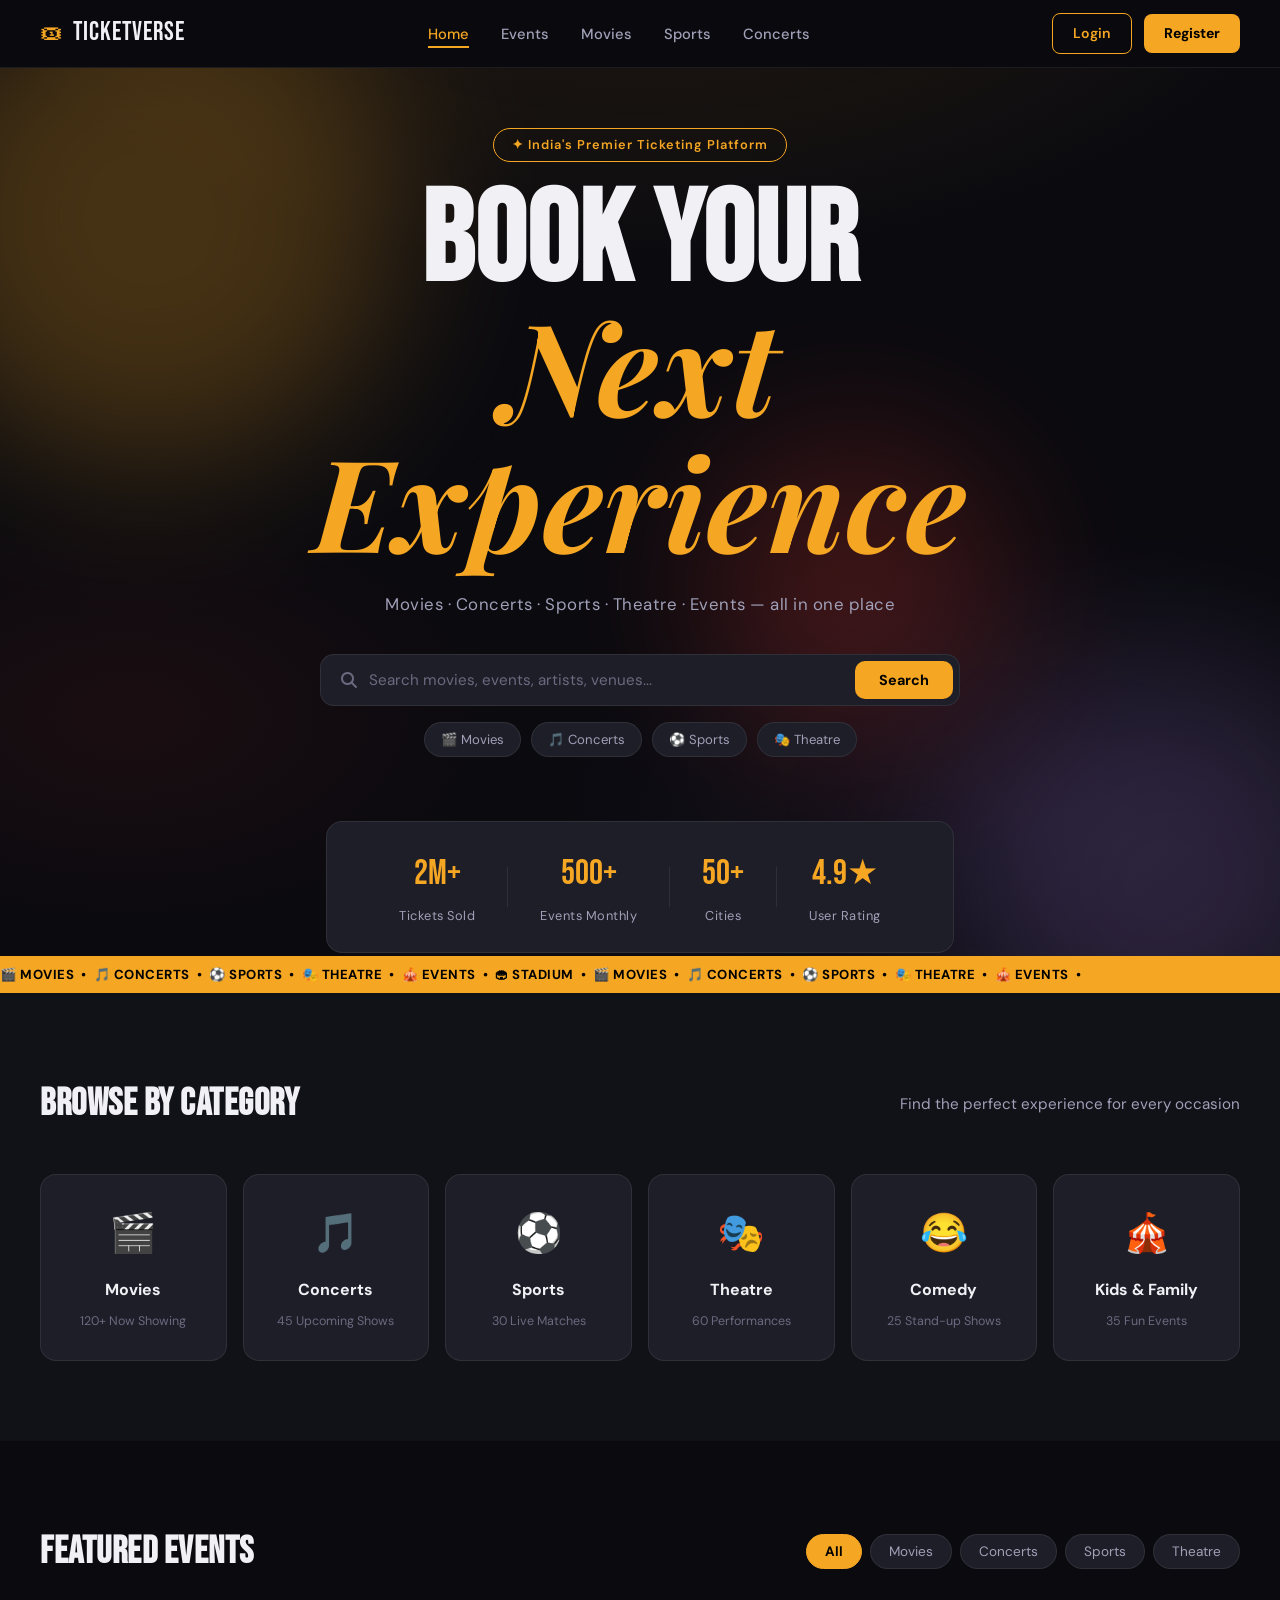
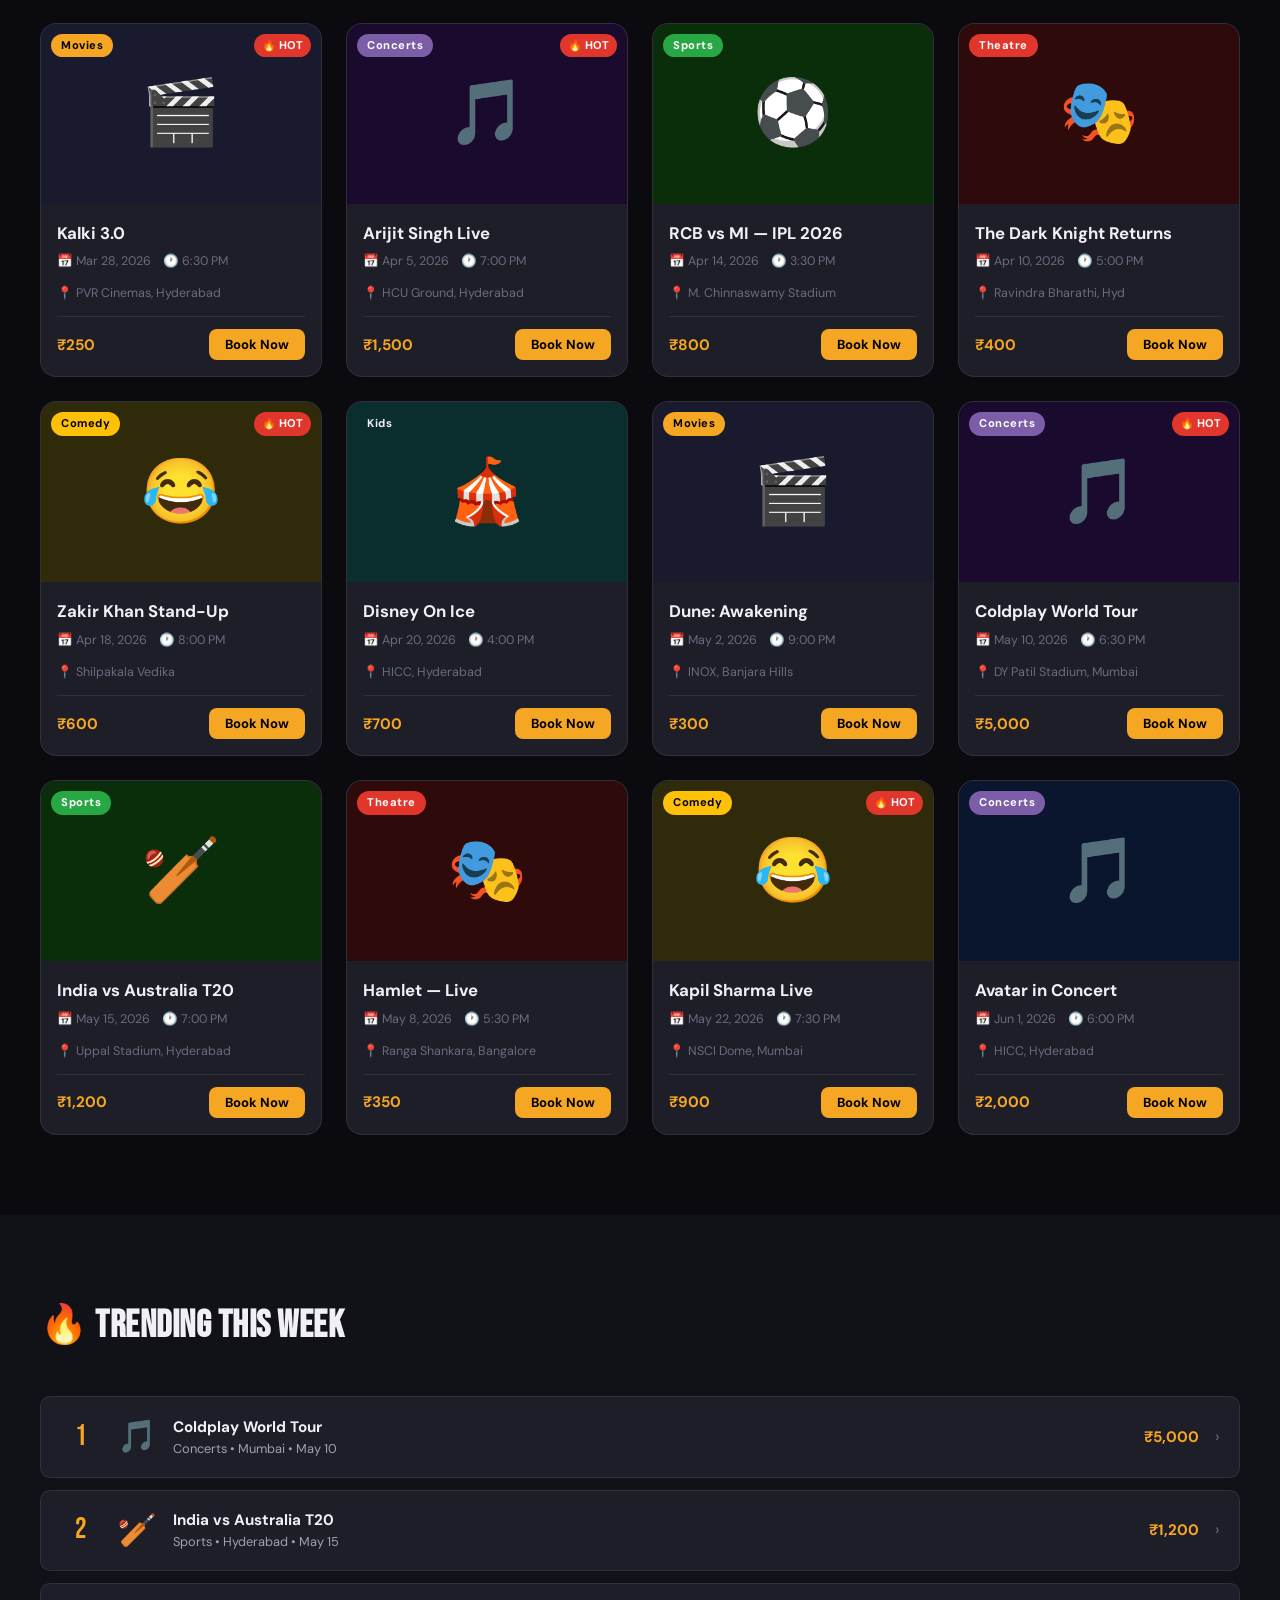
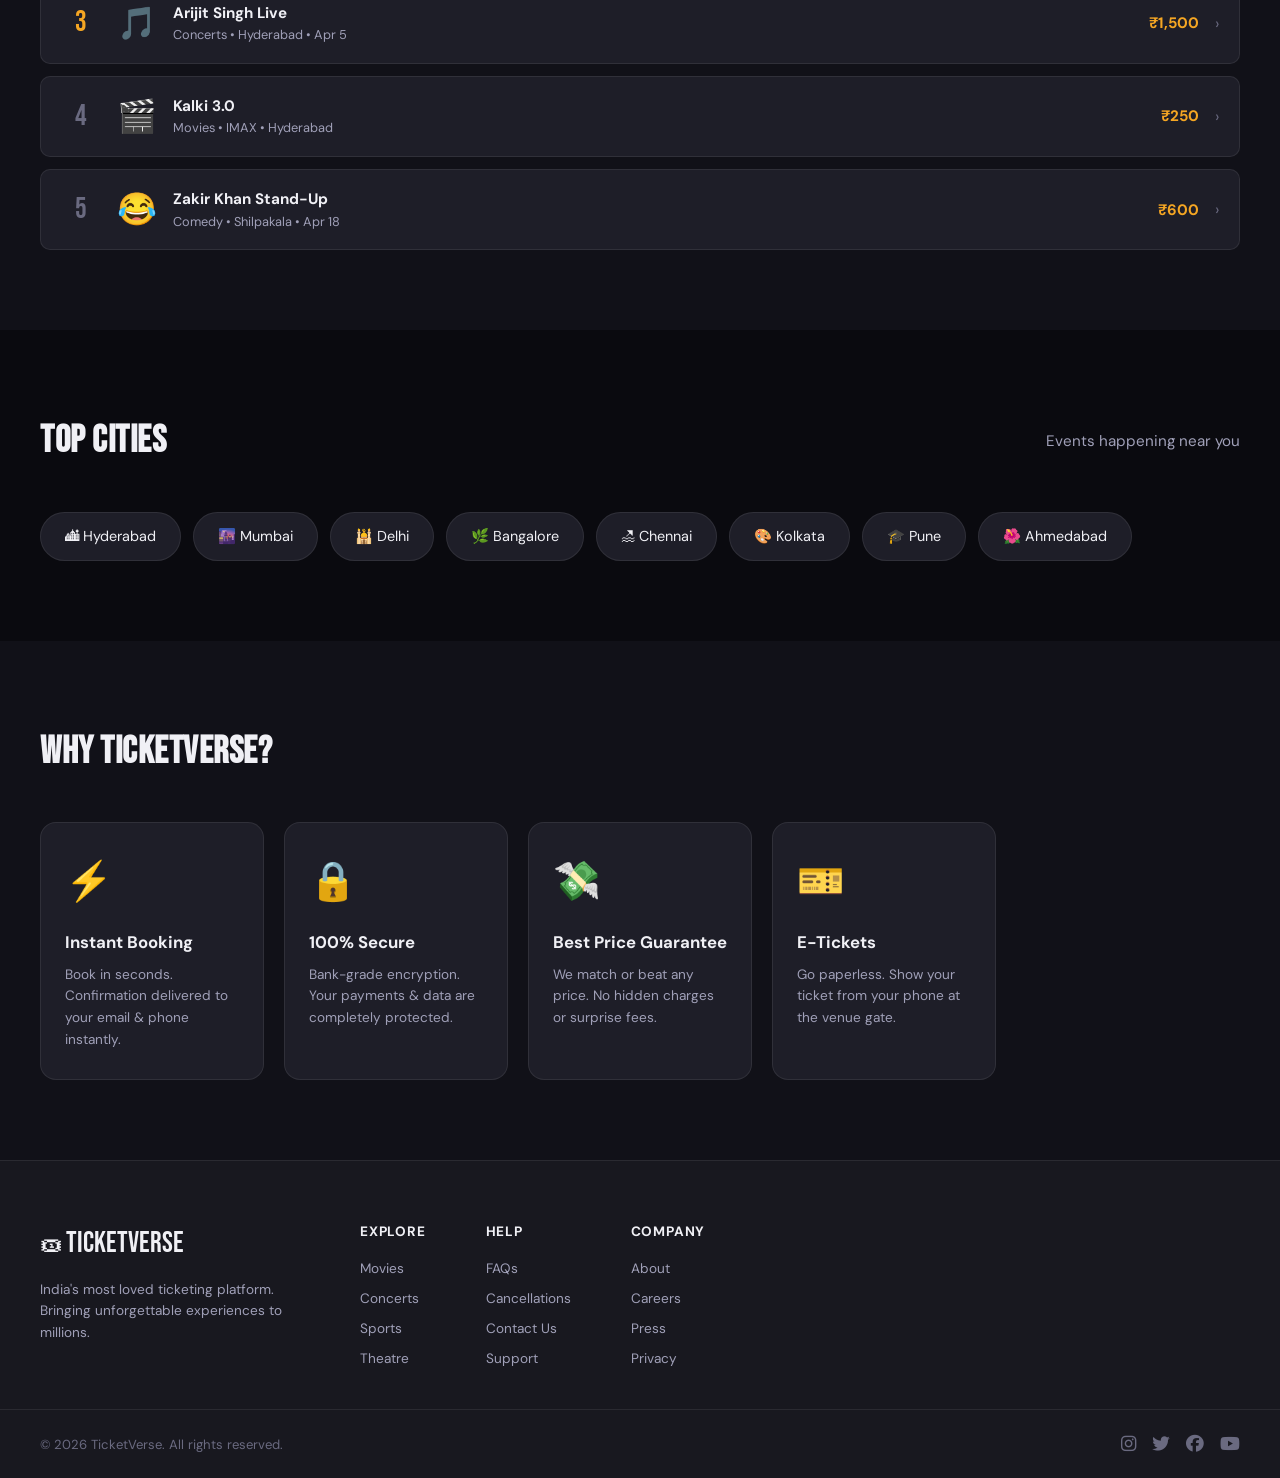
<file: index.html>
<!DOCTYPE html>
<html lang="en">
<head>
  <meta charset="UTF-8" />
  <meta name="viewport" content="width=device-width, initial-scale=1.0"/>
  <title>TicketVerse — Book Your Experience</title>
  <link rel="stylesheet" href="css/style.css"/>
  <link href="https://fonts.googleapis.com/css2?family=Bebas+Neue&family=DM+Sans:wght@300;400;500;600&family=Playfair+Display:ital,wght@1,700&display=swap" rel="stylesheet"/>
  <link rel="stylesheet" href="https://cdnjs.cloudflare.com/ajax/libs/font-awesome/6.5.0/css/all.min.css"/>
</head>
<body class="home-page">

<!-- NAV -->
<nav class="navbar">
  <div class="nav-brand">
    <span class="brand-icon">🎟</span>
    <span class="brand-name">TicketVerse</span>
  </div>
  <ul class="nav-links">
    <li><a href="index.html" class="active">Home</a></li>
    <li><a href="#events">Events</a></li>
    <li><a href="#movies">Movies</a></li>
    <li><a href="#sports">Sports</a></li>
    <li><a href="#concerts">Concerts</a></li>
  </ul>
  <div class="nav-actions" id="navActions">
    <a href="login.html" class="btn-outline">Login</a>
    <a href="register.html" class="btn-primary">Register</a>
  </div>
</nav>

<!-- HERO -->
<section class="hero">
  <div class="hero-bg">
    <div class="hero-orb orb1"></div>
    <div class="hero-orb orb2"></div>
    <div class="hero-orb orb3"></div>
    <div class="ticker-tape">
      <span>🎬 MOVIES &nbsp;•&nbsp; 🎵 CONCERTS &nbsp;•&nbsp; ⚽ SPORTS &nbsp;•&nbsp; 🎭 THEATRE &nbsp;•&nbsp; 🎪 EVENTS &nbsp;•&nbsp; 🏟 STADIUM &nbsp;•&nbsp; 🎬 MOVIES &nbsp;•&nbsp; 🎵 CONCERTS &nbsp;•&nbsp; ⚽ SPORTS &nbsp;•&nbsp; 🎭 THEATRE &nbsp;•&nbsp; 🎪 EVENTS &nbsp;•&nbsp;</span>
    </div>
  </div>
  <div class="hero-content">
    <div class="hero-badge">✦ India's Premier Ticketing Platform</div>
    <h1 class="hero-title">
      Book Your <br/>
      <em>Next Experience</em>
    </h1>
    <p class="hero-sub">Movies · Concerts · Sports · Theatre · Events — all in one place</p>
    <div class="hero-search">
      <div class="search-box">
        <i class="fa fa-search"></i>
        <input type="text" placeholder="Search movies, events, artists, venues..." id="heroSearch"/>
        <button onclick="heroSearchAction()">Search</button>
      </div>
      <div class="quick-tags">
        <span class="tag" onclick="filterEvents('movies')">🎬 Movies</span>
        <span class="tag" onclick="filterEvents('concerts')">🎵 Concerts</span>
        <span class="tag" onclick="filterEvents('sports')">⚽ Sports</span>
        <span class="tag" onclick="filterEvents('theatre')">🎭 Theatre</span>
      </div>
    </div>
  </div>
  <div class="hero-stats">
    <div class="stat"><span class="stat-num">2M+</span><span class="stat-label">Tickets Sold</span></div>
    <div class="stat-divider"></div>
    <div class="stat"><span class="stat-num">500+</span><span class="stat-label">Events Monthly</span></div>
    <div class="stat-divider"></div>
    <div class="stat"><span class="stat-num">50+</span><span class="stat-label">Cities</span></div>
    <div class="stat-divider"></div>
    <div class="stat"><span class="stat-num">4.9★</span><span class="stat-label">User Rating</span></div>
  </div>
</section>

<!-- CATEGORIES -->
<section class="categories" id="events">
  <div class="section-header">
    <h2>Browse by Category</h2>
    <p>Find the perfect experience for every occasion</p>
  </div>
  <div class="category-grid">
    <div class="cat-card cat-movies" onclick="filterEvents('movies')">
      <div class="cat-icon">🎬</div>
      <h3>Movies</h3>
      <span>120+ Now Showing</span>
    </div>
    <div class="cat-card cat-concerts" onclick="filterEvents('concerts')">
      <div class="cat-icon">🎵</div>
      <h3>Concerts</h3>
      <span>45 Upcoming Shows</span>
    </div>
    <div class="cat-card cat-sports" onclick="filterEvents('sports')">
      <div class="cat-icon">⚽</div>
      <h3>Sports</h3>
      <span>30 Live Matches</span>
    </div>
    <div class="cat-card cat-theatre" onclick="filterEvents('theatre')">
      <div class="cat-icon">🎭</div>
      <h3>Theatre</h3>
      <span>60 Performances</span>
    </div>
    <div class="cat-card cat-comedy" onclick="filterEvents('comedy')">
      <div class="cat-icon">😂</div>
      <h3>Comedy</h3>
      <span>25 Stand-up Shows</span>
    </div>
    <div class="cat-card cat-kids" onclick="filterEvents('kids')">
      <div class="cat-icon">🎪</div>
      <h3>Kids & Family</h3>
      <span>35 Fun Events</span>
    </div>
  </div>
</section>

<!-- FEATURED EVENTS -->
<section class="featured-section" id="movies">
  <div class="section-header">
    <h2>Featured Events</h2>
    <div class="filter-bar">
      <button class="filter-btn active" onclick="filterEvents('all', this)">All</button>
      <button class="filter-btn" onclick="filterEvents('movies', this)">Movies</button>
      <button class="filter-btn" onclick="filterEvents('concerts', this)">Concerts</button>
      <button class="filter-btn" onclick="filterEvents('sports', this)">Sports</button>
      <button class="filter-btn" onclick="filterEvents('theatre', this)">Theatre</button>
    </div>
  </div>

  <div class="events-grid" id="eventsGrid">
    <!-- Cards injected by JS -->
  </div>
</section>

<!-- TRENDING -->
<section class="trending-section">
  <div class="section-header">
    <h2>🔥 Trending This Week</h2>
  </div>
  <div class="trending-list" id="trendingList"></div>
</section>

<!-- CITIES -->
<section class="cities-section">
  <div class="section-header">
    <h2>Top Cities</h2>
    <p>Events happening near you</p>
  </div>
  <div class="cities-grid">
    <div class="city-pill" onclick="alert('Showing events in Hyderabad')">🏙 Hyderabad</div>
    <div class="city-pill" onclick="alert('Showing events in Mumbai')">🌆 Mumbai</div>
    <div class="city-pill" onclick="alert('Showing events in Delhi')">🕌 Delhi</div>
    <div class="city-pill" onclick="alert('Showing events in Bangalore')">🌿 Bangalore</div>
    <div class="city-pill" onclick="alert('Showing events in Chennai')">🏖 Chennai</div>
    <div class="city-pill" onclick="alert('Showing events in Kolkata')">🎨 Kolkata</div>
    <div class="city-pill" onclick="alert('Showing events in Pune')">🎓 Pune</div>
    <div class="city-pill" onclick="alert('Showing events in Ahmedabad')">🌺 Ahmedabad</div>
  </div>
</section>

<!-- WHY US -->
<section class="why-section">
  <div class="section-header">
    <h2>Why TicketVerse?</h2>
  </div>
  <div class="why-grid">
    <div class="why-card">
      <div class="why-icon">⚡</div>
      <h3>Instant Booking</h3>
      <p>Book in seconds. Confirmation delivered to your email & phone instantly.</p>
    </div>
    <div class="why-card">
      <div class="why-icon">🔒</div>
      <h3>100% Secure</h3>
      <p>Bank-grade encryption. Your payments & data are completely protected.</p>
    </div>
    <div class="why-card">
      <div class="why-icon">💸</div>
      <h3>Best Price Guarantee</h3>
      <p>We match or beat any price. No hidden charges or surprise fees.</p>
    </div>
    <div class="why-card">
      <div class="why-icon">🎫</div>
      <h3>E-Tickets</h3>
      <p>Go paperless. Show your ticket from your phone at the venue gate.</p>
    </div>
  </div>
</section>

<!-- FOOTER -->
<footer class="footer">
  <div class="footer-top">
    <div class="footer-brand">
      <span class="brand-icon">🎟</span>
      <span class="brand-name">TicketVerse</span>
      <p>India's most loved ticketing platform. Bringing unforgettable experiences to millions.</p>
    </div>
    <div class="footer-links">
      <div class="footer-col">
        <h4>Explore</h4>
        <a href="#">Movies</a>
        <a href="#">Concerts</a>
        <a href="#">Sports</a>
        <a href="#">Theatre</a>
      </div>
      <div class="footer-col">
        <h4>Help</h4>
        <a href="#">FAQs</a>
        <a href="#">Cancellations</a>
        <a href="#">Contact Us</a>
        <a href="#">Support</a>
      </div>
      <div class="footer-col">
        <h4>Company</h4>
        <a href="#">About</a>
        <a href="#">Careers</a>
        <a href="#">Press</a>
        <a href="#">Privacy</a>
      </div>
    </div>
  </div>
  <div class="footer-bottom">
    <p>© 2026 TicketVerse. All rights reserved.</p>
    <div class="social-links">
      <a href="#"><i class="fab fa-instagram"></i></a>
      <a href="#"><i class="fab fa-twitter"></i></a>
      <a href="#"><i class="fab fa-facebook"></i></a>
      <a href="#"><i class="fab fa-youtube"></i></a>
    </div>
  </div>
</footer>

<!-- BOOKING MODAL -->
<div class="modal-overlay" id="bookingModal">
  <div class="modal-box">
    <button class="modal-close" onclick="closeModal()">✕</button>
    <div id="modalContent"></div>
  </div>
</div>

<!-- TOAST -->
<div class="toast" id="toast"></div>

<script src="js/app.js"></script>
</body>
</html>
</file>
<file: css/style.css>
/* =========================================
   TICKETVERSE — MAIN STYLESHEET
   ========================================= */

:root {
  --bg: #0a0a0f;
  --bg2: #111118;
  --bg3: #18181f;
  --card: #1e1e28;
  --card2: #252530;
  --accent: #f5a623;
  --accent2: #e0362c;
  --accent3: #7b5ea7;
  --text: #f0f0f5;
  --text2: #a0a0b8;
  --text3: #6a6a80;
  --border: rgba(255,255,255,0.08);
  --shadow: 0 8px 40px rgba(0,0,0,0.5);
  --radius: 16px;
  --radius-sm: 10px;
  --font: 'DM Sans', sans-serif;
  --font-display: 'Bebas Neue', sans-serif;
  --font-em: 'Playfair Display', serif;
}

* { margin: 0; padding: 0; box-sizing: border-box; }

html { scroll-behavior: smooth; }

body {
  font-family: var(--font);
  background: var(--bg);
  color: var(--text);
  line-height: 1.6;
  min-height: 100vh;
  overflow-x: hidden;
}

a { color: inherit; text-decoration: none; }
button { cursor: pointer; border: none; outline: none; font-family: var(--font); }
input, textarea, select { font-family: var(--font); }

/* =========================================
   NAVBAR
   ========================================= */
.navbar {
  position: sticky; top: 0; z-index: 100;
  display: flex; align-items: center; justify-content: space-between;
  padding: 0 40px; height: 68px;
  background: rgba(10,10,15,0.92);
  backdrop-filter: blur(16px);
  border-bottom: 1px solid var(--border);
}

.nav-brand {
  display: flex; align-items: center; gap: 10px;
  font-family: var(--font-display);
  font-size: 1.6rem;
  letter-spacing: 1px;
  color: var(--accent);
}
.brand-icon { font-size: 1.4rem; }
.brand-name { color: var(--text); }
.brand-name span { color: var(--accent); }

.nav-links {
  display: flex; gap: 32px; list-style: none;
}
.nav-links a {
  font-size: 0.92rem; font-weight: 500;
  color: var(--text2);
  transition: color 0.2s;
  position: relative;
}
.nav-links a:hover, .nav-links a.active {
  color: var(--accent);
}
.nav-links a::after {
  content: ''; position: absolute; bottom: -4px; left: 0;
  width: 0; height: 2px; background: var(--accent);
  transition: width 0.2s;
}
.nav-links a:hover::after, .nav-links a.active::after { width: 100%; }

.nav-actions { display: flex; gap: 12px; align-items: center; }

.btn-outline {
  padding: 8px 20px; border: 1.5px solid var(--accent);
  color: var(--accent); border-radius: 8px;
  font-size: 0.88rem; font-weight: 600;
  transition: all 0.2s;
}
.btn-outline:hover { background: var(--accent); color: #000; }

.btn-primary {
  padding: 8px 20px; background: var(--accent);
  color: #000; border-radius: 8px;
  font-size: 0.88rem; font-weight: 700;
  transition: all 0.2s;
}
.btn-primary:hover { background: #f0b933; transform: translateY(-1px); }

/* =========================================
   HERO SECTION
   ========================================= */
.hero {
  position: relative; min-height: calc(100vh - 68px);
  display: flex; flex-direction: column;
  align-items: center; justify-content: center;
  padding: 60px 40px 0;
  overflow: hidden;
}

.hero-bg {
  position: absolute; inset: 0; z-index: 0;
  background: radial-gradient(ellipse 80% 60% at 50% -20%, rgba(245,166,35,0.12) 0%, transparent 70%),
              radial-gradient(ellipse 60% 50% at 80% 80%, rgba(123,94,167,0.10) 0%, transparent 60%),
              radial-gradient(ellipse 50% 40% at 10% 70%, rgba(224,54,44,0.08) 0%, transparent 60%);
}

.hero-orb {
  position: absolute; border-radius: 50%;
  filter: blur(80px); opacity: 0.25; animation: floatOrb 8s ease-in-out infinite;
}
.orb1 { width: 500px; height: 500px; top: -100px; left: -100px; background: #f5a623; animation-delay: 0s; }
.orb2 { width: 400px; height: 400px; bottom: -80px; right: -80px; background: #7b5ea7; animation-delay: 3s; }
.orb3 { width: 300px; height: 300px; top: 40%; left: 55%; background: #e0362c; animation-delay: 6s; }

@keyframes floatOrb {
  0%, 100% { transform: translate(0,0) scale(1); }
  50% { transform: translate(30px,-30px) scale(1.08); }
}

.ticker-tape {
  position: absolute; bottom: 0; left: 0; width: 100%;
  background: var(--accent); padding: 8px 0;
  overflow: hidden; white-space: nowrap;
  font-size: 0.82rem; font-weight: 700; color: #000; letter-spacing: 0.5px;
}
.ticker-tape span {
  display: inline-block;
  animation: ticker 30s linear infinite;
}
@keyframes ticker { from { transform: translateX(0); } to { transform: translateX(-50%); } }

.hero-content { position: relative; z-index: 1; text-align: center; max-width: 800px; }

.hero-badge {
  display: inline-block; margin-bottom: 20px;
  padding: 6px 18px; border: 1.5px solid var(--accent);
  border-radius: 50px; font-size: 0.8rem;
  color: var(--accent); letter-spacing: 1px; font-weight: 600;
  animation: fadeInDown 0.6s ease;
}

.hero-title {
  font-family: var(--font-display);
  font-size: clamp(4rem, 10vw, 8rem);
  line-height: 0.95; letter-spacing: 1px;
  color: var(--text);
  animation: fadeInUp 0.6s ease 0.1s both;
}
.hero-title em {
  font-family: var(--font-em);
  font-style: italic;
  color: var(--accent);
}

.hero-sub {
  margin-top: 16px; font-size: 1.05rem;
  color: var(--text2); letter-spacing: 0.5px;
  animation: fadeInUp 0.6s ease 0.2s both;
}

.hero-search {
  margin-top: 36px;
  animation: fadeInUp 0.6s ease 0.3s both;
}

.search-box {
  display: flex; align-items: center;
  background: var(--card); border: 1px solid var(--border);
  border-radius: 14px; padding: 6px 6px 6px 20px;
  max-width: 640px; margin: 0 auto;
  box-shadow: 0 0 0 0 var(--accent);
  transition: box-shadow 0.3s;
}
.search-box:focus-within { box-shadow: 0 0 0 2px rgba(245,166,35,0.4); }
.search-box i { color: var(--text3); margin-right: 12px; }
.search-box input {
  flex: 1; background: none; border: none; outline: none;
  font-size: 0.95rem; color: var(--text);
}
.search-box input::placeholder { color: var(--text3); }
.search-box button {
  padding: 10px 24px; background: var(--accent);
  border-radius: 10px; font-weight: 700;
  font-size: 0.9rem; color: #000;
  transition: all 0.2s;
}
.search-box button:hover { background: #f0b933; }

.quick-tags {
  display: flex; gap: 10px; justify-content: center; margin-top: 16px; flex-wrap: wrap;
}
.tag {
  padding: 6px 16px; background: var(--card);
  border: 1px solid var(--border); border-radius: 50px;
  font-size: 0.82rem; color: var(--text2);
  cursor: pointer; transition: all 0.2s;
}
.tag:hover { border-color: var(--accent); color: var(--accent); }

.hero-stats {
  position: relative; z-index: 1;
  display: flex; align-items: center; gap: 0;
  margin-top: 64px; margin-bottom: 40px;
  background: var(--card); border: 1px solid var(--border);
  border-radius: var(--radius); padding: 24px 40px;
  animation: fadeInUp 0.6s ease 0.4s both;
}
.stat { text-align: center; padding: 0 32px; }
.stat-num { display: block; font-family: var(--font-display); font-size: 2.2rem; color: var(--accent); }
.stat-label { font-size: 0.8rem; color: var(--text2); letter-spacing: 0.5px; }
.stat-divider { width: 1px; height: 40px; background: var(--border); }

/* =========================================
   SECTIONS
   ========================================= */
section { padding: 80px 40px; }

.section-header {
  display: flex; align-items: center; justify-content: space-between;
  margin-bottom: 40px; flex-wrap: wrap; gap: 16px;
}
.section-header h2 {
  font-family: var(--font-display);
  font-size: 2.4rem; color: var(--text); letter-spacing: 0.5px;
}
.section-header p { color: var(--text2); font-size: 0.95rem; }

/* =========================================
   CATEGORIES
   ========================================= */
.categories { background: var(--bg2); }

.category-grid {
  display: grid;
  grid-template-columns: repeat(auto-fill, minmax(160px, 1fr));
  gap: 16px;
}
.cat-card {
  background: var(--card); border: 1px solid var(--border);
  border-radius: var(--radius); padding: 28px 20px;
  text-align: center; cursor: pointer;
  transition: all 0.25s; position: relative; overflow: hidden;
}
.cat-card::before {
  content: ''; position: absolute; inset: 0;
  opacity: 0; transition: opacity 0.25s;
}
.cat-movies::before { background: linear-gradient(135deg, rgba(245,166,35,0.1), transparent); }
.cat-concerts::before { background: linear-gradient(135deg, rgba(123,94,167,0.15), transparent); }
.cat-sports::before { background: linear-gradient(135deg, rgba(40,167,69,0.12), transparent); }
.cat-theatre::before { background: linear-gradient(135deg, rgba(224,54,44,0.1), transparent); }
.cat-comedy::before { background: linear-gradient(135deg, rgba(255,193,7,0.1), transparent); }
.cat-kids::before { background: linear-gradient(135deg, rgba(0,188,212,0.1), transparent); }

.cat-card:hover { transform: translateY(-4px); border-color: var(--accent); }
.cat-card:hover::before { opacity: 1; }
.cat-icon { font-size: 2.4rem; margin-bottom: 12px; display: block; }
.cat-card h3 { font-size: 1rem; font-weight: 700; margin-bottom: 4px; }
.cat-card span { font-size: 0.78rem; color: var(--text3); }

/* =========================================
   EVENTS GRID
   ========================================= */
.featured-section { background: var(--bg); }

.filter-bar { display: flex; gap: 8px; flex-wrap: wrap; }
.filter-btn {
  padding: 8px 18px; background: var(--card);
  border: 1px solid var(--border); border-radius: 50px;
  font-size: 0.85rem; color: var(--text2);
  transition: all 0.2s;
}
.filter-btn.active, .filter-btn:hover {
  background: var(--accent); border-color: var(--accent);
  color: #000; font-weight: 700;
}

.events-grid {
  display: grid;
  grid-template-columns: repeat(auto-fill, minmax(260px, 1fr));
  gap: 24px;
}

.event-card {
  background: var(--card); border: 1px solid var(--border);
  border-radius: var(--radius); overflow: hidden;
  cursor: pointer; transition: all 0.25s;
  animation: fadeInUp 0.4s ease both;
}
.event-card:hover { transform: translateY(-6px); box-shadow: var(--shadow); border-color: rgba(245,166,35,0.3); }

.event-thumb {
  height: 180px; display: flex; align-items: center; justify-content: center;
  font-size: 4rem; position: relative; overflow: hidden;
}
.event-badge {
  position: absolute; top: 10px; left: 10px;
  padding: 3px 10px; border-radius: 50px;
  font-size: 0.7rem; font-weight: 700; letter-spacing: 0.5px;
}
.badge-movies { background: #f5a623; color: #000; }
.badge-concerts { background: #7b5ea7; color: #fff; }
.badge-sports { background: #28a745; color: #fff; }
.badge-theatre { background: #e0362c; color: #fff; }
.badge-comedy { background: #ffc107; color: #000; }

.event-hot-badge {
  position: absolute; top: 10px; right: 10px;
  background: #e0362c; color: #fff;
  padding: 3px 8px; border-radius: 50px;
  font-size: 0.7rem; font-weight: 700;
}

.event-info { padding: 16px; }
.event-title { font-size: 1.05rem; font-weight: 700; margin-bottom: 6px; }
.event-meta { display: flex; gap: 12px; margin-bottom: 12px; }
.event-meta span { font-size: 0.78rem; color: var(--text3); display: flex; align-items: center; gap: 4px; }
.event-footer {
  display: flex; align-items: center; justify-content: space-between;
  border-top: 1px solid var(--border); padding-top: 12px;
}
.event-price { font-size: 0.95rem; font-weight: 700; color: var(--accent); }
.event-book {
  padding: 7px 16px; background: var(--accent);
  color: #000; border-radius: 8px; font-size: 0.82rem; font-weight: 700;
  transition: all 0.2s;
}
.event-book:hover { background: #f0b933; }
.event-book.sold-out { background: var(--text3); cursor: not-allowed; }

/* =========================================
   TRENDING
   ========================================= */
.trending-section { background: var(--bg2); }

.trending-list {
  display: flex; flex-direction: column; gap: 12px;
}
.trending-item {
  display: flex; align-items: center; gap: 16px;
  background: var(--card); border: 1px solid var(--border);
  border-radius: var(--radius-sm); padding: 14px 20px;
  cursor: pointer; transition: all 0.2s;
}
.trending-item:hover { border-color: var(--accent); transform: translateX(4px); }
.trending-rank {
  font-family: var(--font-display); font-size: 1.8rem;
  color: var(--text3); width: 40px; text-align: center;
}
.trending-rank.top { color: var(--accent); }
.trending-emoji { font-size: 2rem; }
.trending-info { flex: 1; }
.trending-name { font-weight: 700; font-size: 0.95rem; }
.trending-detail { font-size: 0.8rem; color: var(--text2); }
.trending-price { font-weight: 700; color: var(--accent); font-size: 0.95rem; }
.trending-arrow { color: var(--text3); }

/* =========================================
   CITIES
   ========================================= */
.cities-section { background: var(--bg); }
.cities-grid { display: flex; gap: 12px; flex-wrap: wrap; }
.city-pill {
  padding: 12px 24px; background: var(--card);
  border: 1px solid var(--border); border-radius: 50px;
  font-size: 0.9rem; cursor: pointer; transition: all 0.2s;
}
.city-pill:hover { border-color: var(--accent); color: var(--accent); }

/* =========================================
   WHY SECTION
   ========================================= */
.why-section { background: var(--bg2); }
.why-grid {
  display: grid; grid-template-columns: repeat(auto-fill, minmax(220px, 1fr));
  gap: 20px;
}
.why-card {
  background: var(--card); border: 1px solid var(--border);
  border-radius: var(--radius); padding: 28px 24px;
  transition: all 0.25s;
}
.why-card:hover { border-color: var(--accent); transform: translateY(-3px); }
.why-icon { font-size: 2.4rem; margin-bottom: 16px; display: block; }
.why-card h3 { font-size: 1.05rem; font-weight: 700; margin-bottom: 8px; }
.why-card p { font-size: 0.85rem; color: var(--text2); }

/* =========================================
   FOOTER
   ========================================= */
.footer { background: var(--bg3); border-top: 1px solid var(--border); }
.footer-top {
  display: flex; gap: 60px; padding: 60px 40px 40px;
  flex-wrap: wrap;
}
.footer-brand { max-width: 260px; }
.footer-brand .brand-name { font-family: var(--font-display); font-size: 1.8rem; color: var(--text); }
.footer-brand p { margin-top: 12px; font-size: 0.85rem; color: var(--text2); }
.footer-links { display: flex; gap: 60px; flex: 1; flex-wrap: wrap; }
.footer-col { display: flex; flex-direction: column; gap: 8px; }
.footer-col h4 { font-size: 0.85rem; font-weight: 700; letter-spacing: 0.8px; text-transform: uppercase; color: var(--text); margin-bottom: 8px; }
.footer-col a { font-size: 0.85rem; color: var(--text2); transition: color 0.2s; }
.footer-col a:hover { color: var(--accent); }
.footer-bottom {
  display: flex; align-items: center; justify-content: space-between;
  border-top: 1px solid var(--border); padding: 20px 40px;
  font-size: 0.82rem; color: var(--text3);
}
.social-links { display: flex; gap: 16px; }
.social-links a { font-size: 1.1rem; color: var(--text3); transition: color 0.2s; }
.social-links a:hover { color: var(--accent); }

/* =========================================
   MODAL
   ========================================= */
.modal-overlay {
  display: none; position: fixed; inset: 0; z-index: 999;
  background: rgba(0,0,0,0.75); backdrop-filter: blur(6px);
  align-items: center; justify-content: center;
}
.modal-overlay.active { display: flex; }
.modal-box {
  background: var(--card); border: 1px solid var(--border);
  border-radius: 20px; padding: 40px; max-width: 520px; width: 90%;
  position: relative; animation: modalIn 0.3s ease;
}
@keyframes modalIn { from { transform: scale(0.9) translateY(20px); opacity: 0; } to { transform: scale(1) translateY(0); opacity: 1; } }
.modal-close {
  position: absolute; top: 16px; right: 16px;
  background: none; font-size: 1.2rem; color: var(--text2);
  transition: color 0.2s;
}
.modal-close:hover { color: var(--accent); }

.modal-event-thumb { font-size: 5rem; text-align: center; margin-bottom: 16px; }
.modal-title { font-family: var(--font-display); font-size: 2rem; margin-bottom: 8px; }
.modal-meta { display: flex; gap: 16px; flex-wrap: wrap; margin-bottom: 20px; }
.modal-meta span { font-size: 0.85rem; color: var(--text2); }
.modal-price { font-size: 1.6rem; font-weight: 800; color: var(--accent); margin-bottom: 24px; }
.seat-selector { margin-bottom: 24px; }
.seat-selector label { display: block; font-size: 0.85rem; color: var(--text2); margin-bottom: 8px; }
.seat-selector select {
  width: 100%; padding: 10px 14px;
  background: var(--bg2); border: 1px solid var(--border);
  border-radius: 10px; color: var(--text); font-size: 0.9rem;
}
.qty-selector { display: flex; align-items: center; gap: 12px; margin-bottom: 24px; }
.qty-selector label { font-size: 0.85rem; color: var(--text2); }
.qty-btn {
  width: 36px; height: 36px; background: var(--bg2); border: 1px solid var(--border);
  border-radius: 8px; color: var(--text); font-size: 1.2rem;
  display: flex; align-items: center; justify-content: center;
}
.qty-btn:hover { border-color: var(--accent); color: var(--accent); }
.qty-num { font-size: 1.1rem; font-weight: 700; min-width: 24px; text-align: center; }
.modal-total { font-size: 1.1rem; color: var(--text2); margin-bottom: 20px; }
.modal-total strong { color: var(--accent); font-size: 1.3rem; }
.btn-confirm {
  width: 100%; padding: 14px; background: var(--accent);
  color: #000; border-radius: 12px; font-size: 1rem; font-weight: 800;
  transition: all 0.2s; letter-spacing: 0.5px;
}
.btn-confirm:hover { background: #f0b933; transform: translateY(-2px); }

/* =========================================
   TOAST
   ========================================= */
.toast {
  position: fixed; bottom: 30px; right: 30px; z-index: 9999;
  padding: 14px 24px; background: var(--card);
  border: 1px solid var(--accent); border-radius: 12px;
  font-size: 0.9rem; font-weight: 500; color: var(--text);
  box-shadow: 0 8px 32px rgba(0,0,0,0.4);
  transform: translateY(80px); opacity: 0;
  transition: all 0.3s; pointer-events: none;
}
.toast.show { transform: translateY(0); opacity: 1; }
.toast.error { border-color: var(--accent2); }
.toast.success { border-color: #28a745; }

/* =========================================
   AUTH PAGES
   ========================================= */
.auth-page { background: var(--bg); overflow: hidden; }
.auth-wrapper { display: flex; min-height: 100vh; }

.auth-left {
  flex: 1; background: linear-gradient(135deg, var(--bg2) 0%, var(--bg3) 100%);
  border-right: 1px solid var(--border);
  display: flex; align-items: center; justify-content: center;
  padding: 60px 50px; position: relative; overflow: hidden;
}
.auth-left::before {
  content: ''; position: absolute; inset: 0;
  background: radial-gradient(ellipse 80% 60% at 50% 30%, rgba(245,166,35,0.08) 0%, transparent 70%);
}
.auth-left-inner { position: relative; z-index: 1; width: 100%; max-width: 420px; }

.auth-logo {
  display: flex; align-items: center; gap: 10px;
  font-family: var(--font-display); font-size: 1.8rem;
  color: var(--text); margin-bottom: 50px;
}

.ticket-stack {
  position: relative; margin-bottom: 50px; height: 200px;
}
.fake-ticket {
  position: absolute; background: var(--card);
  border: 1px solid var(--border); border-radius: 14px;
  padding: 16px 20px; width: 280px; left: 0;
}
.fake-ticket::before {
  content: '🎫'; position: absolute; top: 14px; right: 16px; font-size: 1.2rem;
}
.t1 { top: 0; left: 20px; transform: rotate(-3deg); z-index: 3; background: linear-gradient(135deg,#1e2030,#252540); }
.t2 { top: 40px; left: 0; transform: rotate(1deg); z-index: 2; }
.t3 { top: 80px; left: 30px; transform: rotate(4deg); z-index: 1; opacity: 0.7; }
.ft-title { font-weight: 700; font-size: 0.95rem; margin-bottom: 6px; }
.ft-info { font-size: 0.8rem; color: var(--text2); margin-bottom: 4px; }
.ft-date { font-size: 0.75rem; color: var(--accent); font-weight: 600; }

.auth-tagline h2 {
  font-family: var(--font-display); font-size: 2.8rem; line-height: 1;
  color: var(--text); margin-bottom: 12px;
}
.auth-tagline h2 em { color: var(--accent); font-family: var(--font-em); }
.auth-tagline p { font-size: 0.9rem; color: var(--text2); }

.auth-right {
  flex: 1; display: flex; align-items: center; justify-content: center;
  padding: 60px 50px;
}
.auth-form-wrap { width: 100%; max-width: 440px; }
.form-title { font-family: var(--font-display); font-size: 2.8rem; margin-bottom: 8px; }
.form-sub { font-size: 0.9rem; color: var(--text2); margin-bottom: 28px; }

.social-auth { display: flex; flex-direction: column; gap: 10px; margin-bottom: 20px; }
.social-btn {
  display: flex; align-items: center; justify-content: center; gap: 10px;
  padding: 11px 20px; background: var(--card);
  border: 1px solid var(--border); border-radius: 10px;
  font-size: 0.9rem; color: var(--text); font-weight: 500;
  transition: all 0.2s;
}
.social-btn:hover { border-color: rgba(255,255,255,0.2); background: var(--card2); }

.divider {
  display: flex; align-items: center; gap: 16px;
  margin: 20px 0; color: var(--text3); font-size: 0.8rem;
}
.divider::before, .divider::after {
  content: ''; flex: 1; height: 1px; background: var(--border);
}

.form-group { margin-bottom: 18px; }
.form-group label {
  display: flex; justify-content: space-between;
  font-size: 0.85rem; font-weight: 600; margin-bottom: 8px; color: var(--text);
}
.forgot-link { font-weight: 400; color: var(--accent); font-size: 0.82rem; }
.forgot-link:hover { text-decoration: underline; }

.input-wrap {
  position: relative; display: flex; align-items: center;
  background: var(--card); border: 1px solid var(--border);
  border-radius: 10px; overflow: hidden; transition: border-color 0.2s;
}
.input-wrap:focus-within { border-color: var(--accent); }
.input-wrap > i {
  padding: 0 14px; color: var(--text3); font-size: 0.9rem; pointer-events: none;
}
.input-wrap input {
  flex: 1; padding: 12px 0; background: none; border: none; outline: none;
  font-size: 0.9rem; color: var(--text);
}
.input-wrap input::placeholder { color: var(--text3); }
.eye-btn {
  padding: 0 14px; background: none; color: var(--text3);
  font-size: 0.9rem; transition: color 0.2s;
}
.eye-btn:hover { color: var(--text); }

.form-row { display: grid; grid-template-columns: 1fr 1fr; gap: 12px; }

.strength-bar {
  height: 4px; background: var(--border); border-radius: 2px;
  margin-top: 8px; overflow: hidden;
}
.strength-fill { height: 100%; border-radius: 2px; width: 0%; transition: all 0.3s; }
.strength-label { font-size: 0.75rem; color: var(--text3); margin-top: 4px; }

.form-check {
  display: flex; align-items: flex-start; gap: 10px; margin-bottom: 12px;
}
.form-check input[type="checkbox"] { width: 16px; height: 16px; margin-top: 2px; accent-color: var(--accent); }
.form-check label { font-size: 0.83rem; color: var(--text2); }
.form-check label a { color: var(--accent); }

.btn-submit {
  width: 100%; padding: 14px 24px;
  background: var(--accent); color: #000;
  border-radius: 12px; font-size: 1rem; font-weight: 800;
  display: flex; align-items: center; justify-content: center; gap: 10px;
  transition: all 0.2s; margin-top: 8px;
}
.btn-submit:hover { background: #f0b933; transform: translateY(-2px); }
.btn-submit.loading { opacity: 0.7; pointer-events: none; }

.auth-switch { font-size: 0.88rem; color: var(--text2); margin-top: 24px; text-align: center; }
.auth-switch a { color: var(--accent); font-weight: 600; }

/* =========================================
   DASHBOARD
   ========================================= */
.dashboard-page { background: var(--bg); }

.dashboard-hero {
  background: linear-gradient(135deg, var(--bg2), var(--bg3));
  border-bottom: 1px solid var(--border);
  padding: 50px 40px 40px;
  display: flex; align-items: center; justify-content: space-between;
  flex-wrap: wrap; gap: 24px;
}
.dashboard-welcome h1 {
  font-family: var(--font-display); font-size: 2.8rem; margin-bottom: 8px;
}
.dashboard-welcome p { color: var(--text2); }

.dashboard-stats-bar { display: flex; gap: 32px; }
.dash-stat { text-align: center; }
.dash-num { display: block; font-family: var(--font-display); font-size: 2rem; color: var(--accent); }
.dash-lbl { font-size: 0.78rem; color: var(--text2); }

.dashboard-body { padding: 50px 40px; max-width: 1400px; }
.dash-section { margin-bottom: 60px; }
.dash-section h2 {
  font-family: var(--font-display); font-size: 2rem; margin-bottom: 24px;
}

.my-tickets-list { display: flex; flex-direction: column; gap: 12px; }
.empty-state {
  text-align: center; padding: 60px 20px;
  background: var(--card); border: 1px solid var(--border);
  border-radius: var(--radius);
}
.empty-icon { font-size: 4rem; margin-bottom: 16px; display: block; }
.empty-state h3 { font-size: 1.3rem; margin-bottom: 8px; }
.empty-state p { color: var(--text2); font-size: 0.9rem; margin-bottom: 20px; }

.booked-ticket {
  display: flex; align-items: center; gap: 20px;
  background: var(--card); border: 1px solid var(--border);
  border-radius: var(--radius-sm); padding: 18px 24px;
}
.booked-emoji { font-size: 2.5rem; }
.booked-info { flex: 1; }
.booked-title { font-weight: 700; font-size: 1rem; }
.booked-detail { font-size: 0.82rem; color: var(--text2); margin-top: 4px; }
.booked-status {
  padding: 5px 14px; border-radius: 50px;
  font-size: 0.75rem; font-weight: 700;
  background: rgba(40,167,69,0.15); color: #4caf50;
  border: 1px solid rgba(40,167,69,0.3);
}
.booked-price { font-weight: 800; color: var(--accent); font-size: 1rem; }

.rec-grid {
  display: grid;
  grid-template-columns: repeat(auto-fill, minmax(220px, 1fr));
  gap: 16px;
}

/* User menu */
.user-menu { position: relative; }
.user-avatar {
  width: 38px; height: 38px; border-radius: 50%;
  background: var(--accent); color: #000; font-weight: 800;
  display: flex; align-items: center; justify-content: center;
  cursor: pointer; font-size: 0.95rem;
  transition: transform 0.2s;
}
.user-avatar:hover { transform: scale(1.05); }
.user-dropdown {
  display: none; position: absolute; top: 50px; right: 0;
  background: var(--card); border: 1px solid var(--border);
  border-radius: 14px; min-width: 240px; padding: 8px; z-index: 200;
  box-shadow: var(--shadow);
}
.user-dropdown.open { display: block; animation: fadeInDown 0.2s ease; }
.dropdown-header {
  display: flex; align-items: center; gap: 12px;
  padding: 12px 14px 16px; border-bottom: 1px solid var(--border); margin-bottom: 8px;
}
.user-avatar-lg {
  width: 44px; height: 44px; border-radius: 50%;
  background: var(--accent); color: #000; font-weight: 800;
  display: flex; align-items: center; justify-content: center; font-size: 1.1rem;
}
.dropdown-name { font-weight: 700; font-size: 0.95rem; }
.dropdown-email { font-size: 0.78rem; color: var(--text3); }
.dropdown-item {
  display: flex; align-items: center; gap: 12px;
  padding: 10px 14px; border-radius: 8px;
  font-size: 0.88rem; color: var(--text2);
  transition: all 0.15s;
}
.dropdown-item:hover { background: var(--bg2); color: var(--text); }
.dropdown-item i { width: 16px; text-align: center; }
.dropdown-divider { height: 1px; background: var(--border); margin: 8px 0; }
.logout-item:hover { color: var(--accent2) !important; }

/* =========================================
   ANIMATIONS
   ========================================= */
@keyframes fadeInUp {
  from { opacity: 0; transform: translateY(20px); }
  to { opacity: 1; transform: translateY(0); }
}
@keyframes fadeInDown {
  from { opacity: 0; transform: translateY(-10px); }
  to { opacity: 1; transform: translateY(0); }
}

/* =========================================
   RESPONSIVE
   ========================================= */
@media (max-width: 900px) {
  .auth-left { display: none; }
  .auth-right { padding: 40px 24px; }
  .navbar { padding: 0 20px; }
  .nav-links { display: none; }
  section { padding: 50px 20px; }
  .hero { padding: 40px 20px 0; }
  .hero-stats { flex-wrap: wrap; padding: 20px; margin: 40px 0 30px; }
  .stat { padding: 12px 16px; }
  .stat-divider { display: none; }
  .footer-top { flex-direction: column; padding: 40px 20px; gap: 32px; }
  .footer-bottom { flex-direction: column; gap: 16px; padding: 20px; text-align: center; }
  .dashboard-hero { flex-direction: column; padding: 30px 20px; }
  .form-row { grid-template-columns: 1fr; }
}

@media (max-width: 600px) {
  .hero-title { font-size: 3.5rem; }
  .category-grid { grid-template-columns: repeat(2, 1fr); }
  .events-grid { grid-template-columns: 1fr; }
  .hero-stats .stat-divider { display: none; }
}
</file>
